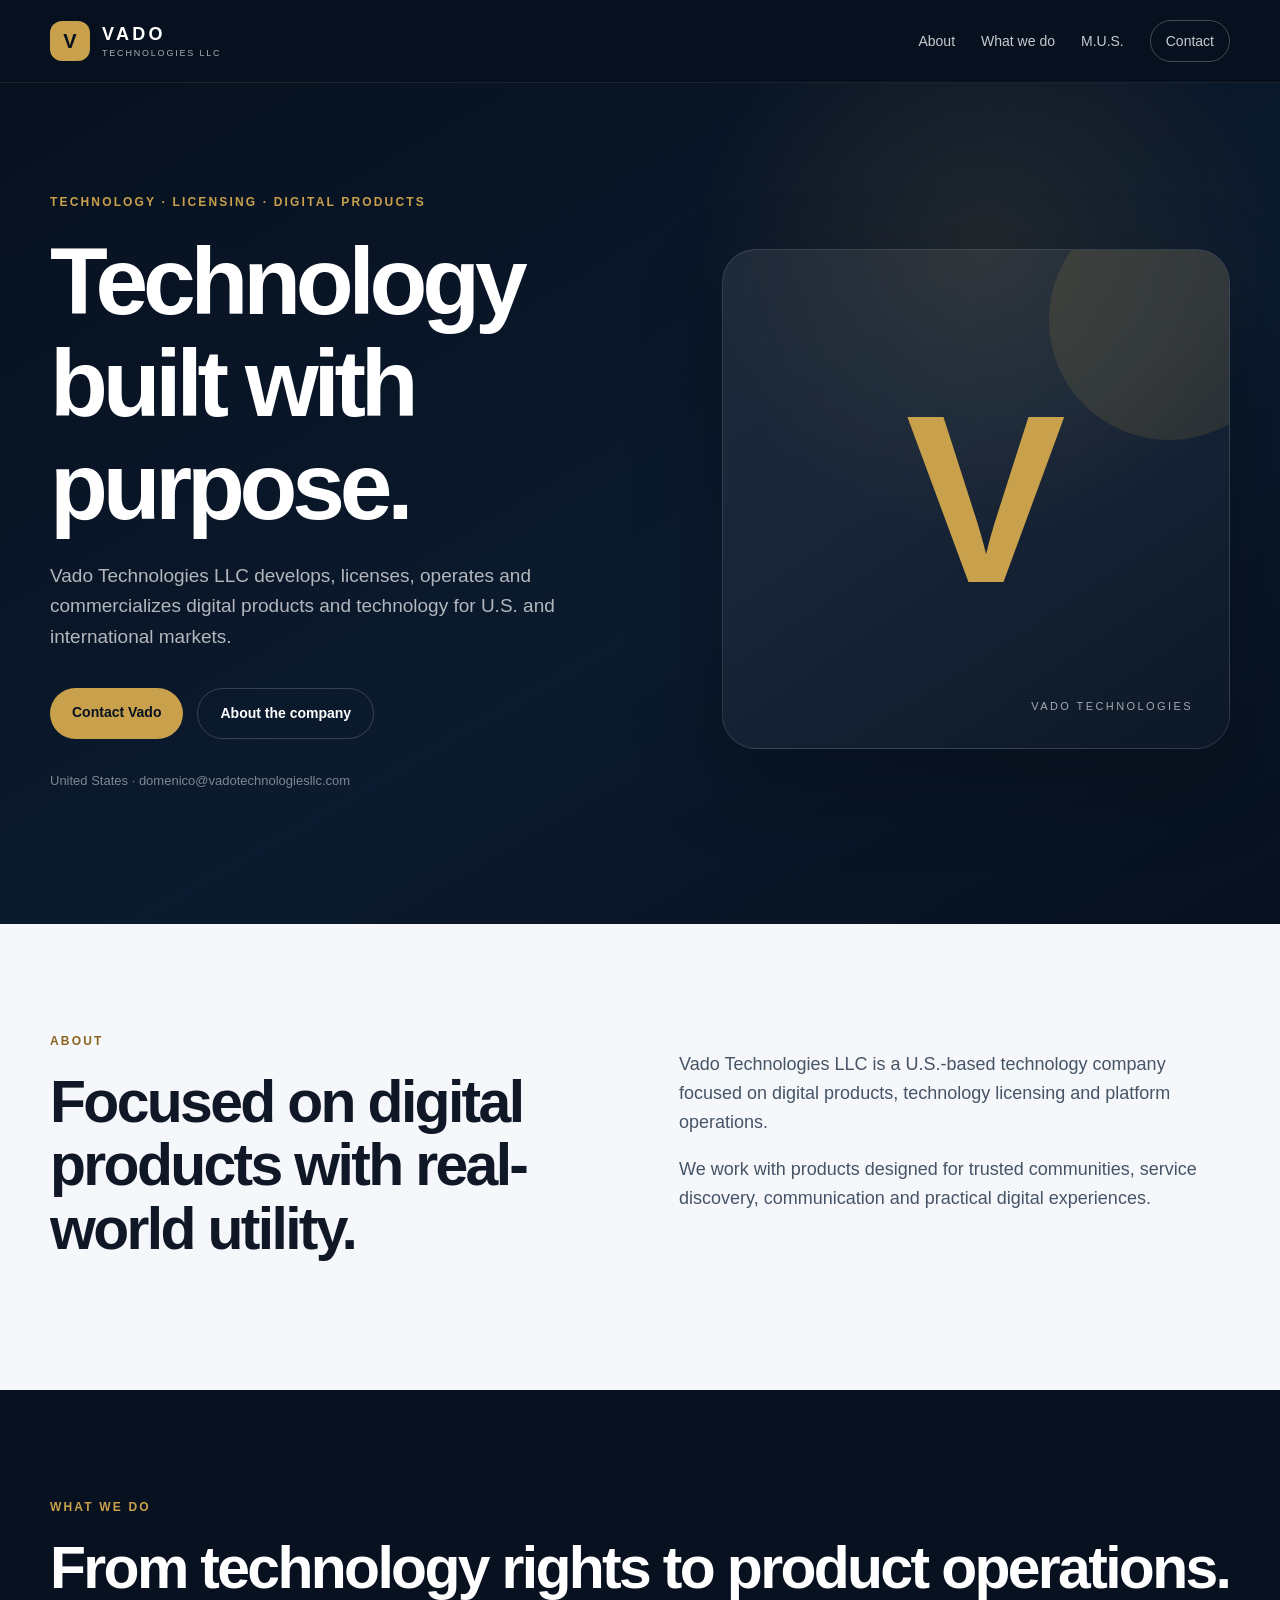
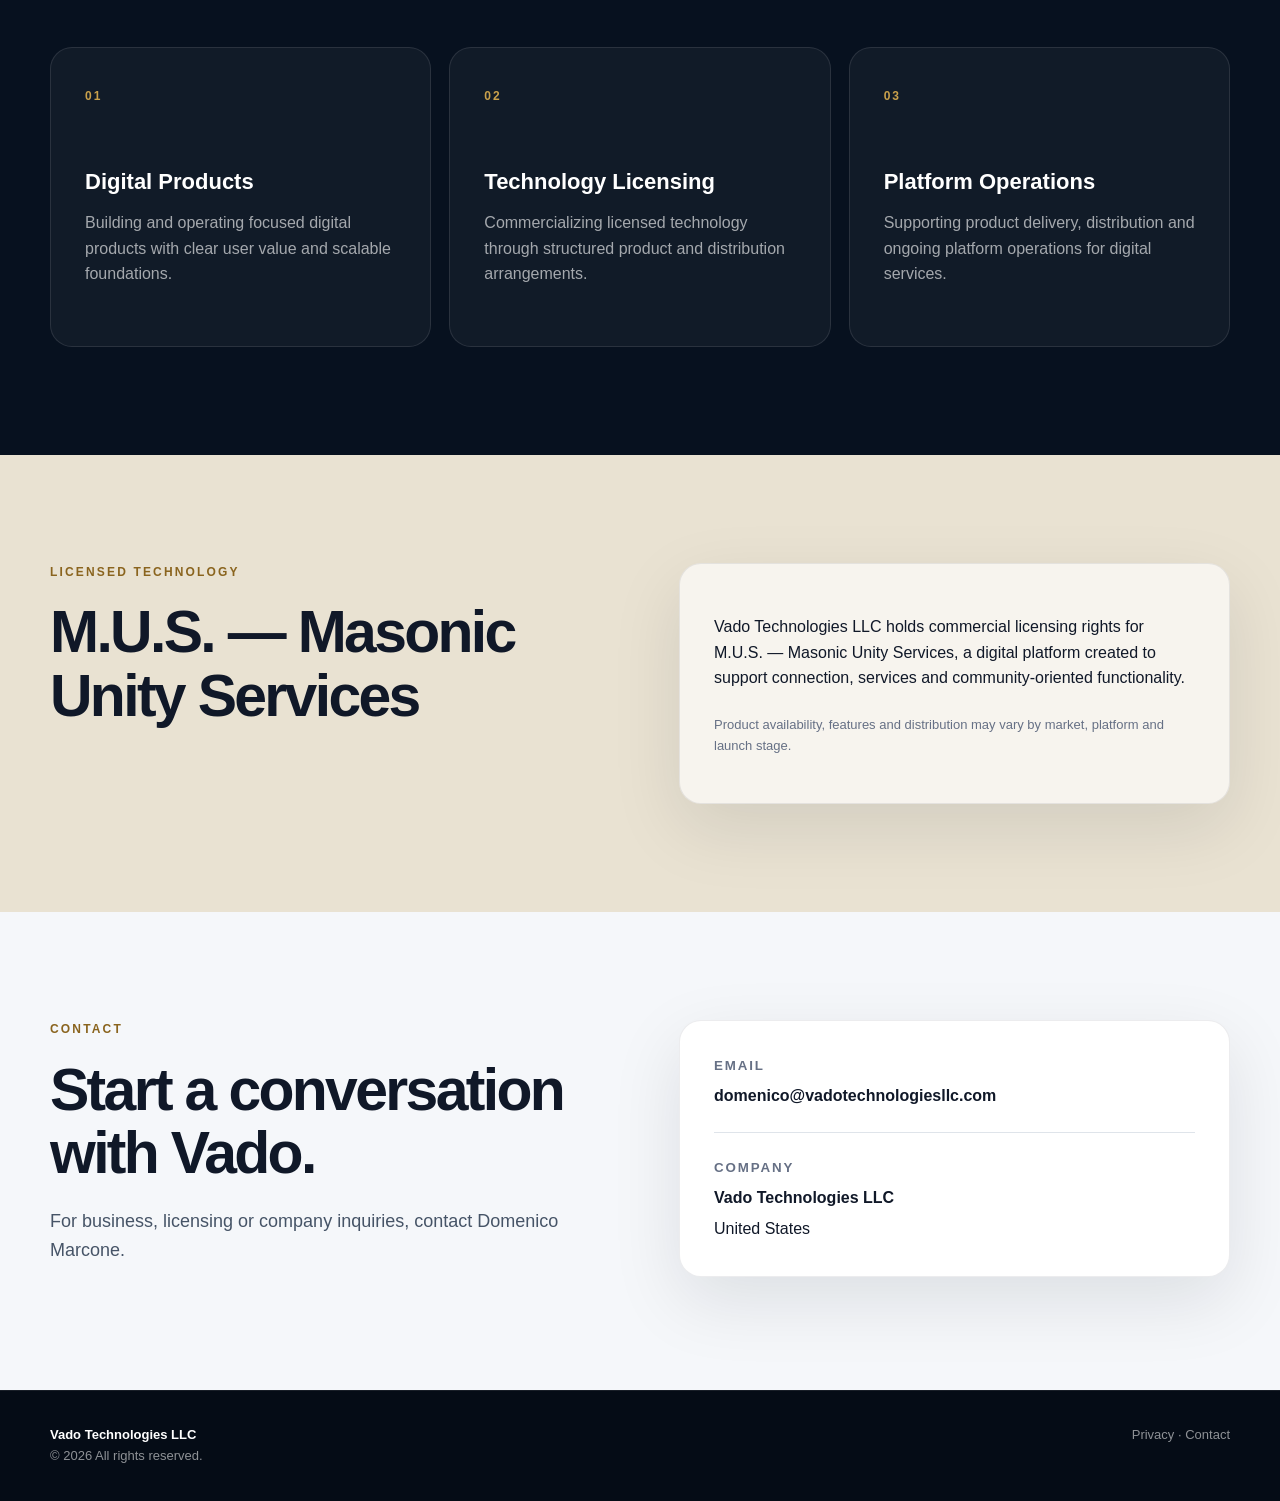
<file: index.html>
<!doctype html>
<html lang="en">
<head>
  <meta charset="utf-8">
  <meta name="viewport" content="width=device-width, initial-scale=1">
  <meta name="description" content="Vado Technologies LLC develops, licenses, operates and commercializes digital technology and products.">
  <title>Vado Technologies LLC</title>
  <link rel="icon" href="favicon.svg" type="image/svg+xml">
  <link rel="stylesheet" href="styles.css">
</head>
<body>
<header class="header">
  <div class="wrap bar">
    <a class="brand" href="#top">
      <span class="mark">V</span>
      <span><strong>VADO</strong><small>TECHNOLOGIES LLC</small></span>
    </a>
    <button class="menu" aria-expanded="false" aria-controls="nav">Menu</button>
    <nav id="nav">
      <a href="#about">About</a>
      <a href="#services">What we do</a>
      <a href="#mus">M.U.S.</a>
      <a class="pill" href="#contact">Contact</a>
    </nav>
  </div>
</header>

<main id="top">
  <section class="hero">
    <div class="wrap hero-grid">
      <div>
        <p class="kicker">TECHNOLOGY · LICENSING · DIGITAL PRODUCTS</p>
        <h1>Technology built with purpose.</h1>
        <p class="lead">
          Vado Technologies LLC develops, licenses, operates and commercializes
          digital products and technology for U.S. and international markets.
        </p>
        <div class="actions">
          <a class="btn gold" href="#contact">Contact Vado</a>
          <a class="btn outline" href="#about">About the company</a>
        </div>
        <p class="meta">United States · <a href="mailto:domenico@vadotechnologiesllc.com">domenico@vadotechnologiesllc.com</a></p>
      </div>
      <div class="visual">
        <span class="big-v">V</span>
        <span class="visual-label">VADO TECHNOLOGIES</span>
      </div>
    </div>
  </section>

  <section class="section light" id="about">
    <div class="wrap split">
      <div>
        <p class="kicker dark-kicker">ABOUT</p>
        <h2>Focused on digital products with real-world utility.</h2>
      </div>
      <div class="copy">
        <p>
          Vado Technologies LLC is a U.S.-based technology company focused on
          digital products, technology licensing and platform operations.
        </p>
        <p>
          We work with products designed for trusted communities, service
          discovery, communication and practical digital experiences.
        </p>
      </div>
    </div>
  </section>

  <section class="section" id="services">
    <div class="wrap">
      <p class="kicker">WHAT WE DO</p>
      <h2>From technology rights to product operations.</h2>
      <div class="cards">
        <article class="card">
          <span>01</span>
          <h3>Digital Products</h3>
          <p>Building and operating focused digital products with clear user value and scalable foundations.</p>
        </article>
        <article class="card">
          <span>02</span>
          <h3>Technology Licensing</h3>
          <p>Commercializing licensed technology through structured product and distribution arrangements.</p>
        </article>
        <article class="card">
          <span>03</span>
          <h3>Platform Operations</h3>
          <p>Supporting product delivery, distribution and ongoing platform operations for digital services.</p>
        </article>
      </div>
    </div>
  </section>

  <section class="section accent" id="mus">
    <div class="wrap split">
      <div>
        <p class="kicker dark-kicker">LICENSED TECHNOLOGY</p>
        <h2>M.U.S. — Masonic Unity Services</h2>
      </div>
      <div class="panel">
        <p>
          Vado Technologies LLC holds commercial licensing rights for
          M.U.S. — Masonic Unity Services, a digital platform created to support
          connection, services and community-oriented functionality.
        </p>
        <p class="note">Product availability, features and distribution may vary by market, platform and launch stage.</p>
      </div>
    </div>
  </section>

  <section class="section light" id="contact">
    <div class="wrap split">
      <div>
        <p class="kicker dark-kicker">CONTACT</p>
        <h2>Start a conversation with Vado.</h2>
        <p class="copy">For business, licensing or company inquiries, contact Domenico Marcone.</p>
      </div>
      <div class="contact-card">
        <small>EMAIL</small>
        <a href="mailto:domenico@vadotechnologiesllc.com">domenico@vadotechnologiesllc.com</a>
        <hr>
        <small>COMPANY</small>
        <strong>Vado Technologies LLC</strong>
        <span>United States</span>
      </div>
    </div>
  </section>
</main>

<footer>
  <div class="wrap footer-grid">
    <div><strong>Vado Technologies LLC</strong><br><span>© <span id="year"></span> All rights reserved.</span></div>
    <div><a href="privacy.html">Privacy</a> · <a href="mailto:domenico@vadotechnologiesllc.com">Contact</a></div>
  </div>
</footer>
<script src="script.js"></script>
</body>
</html>
</file>
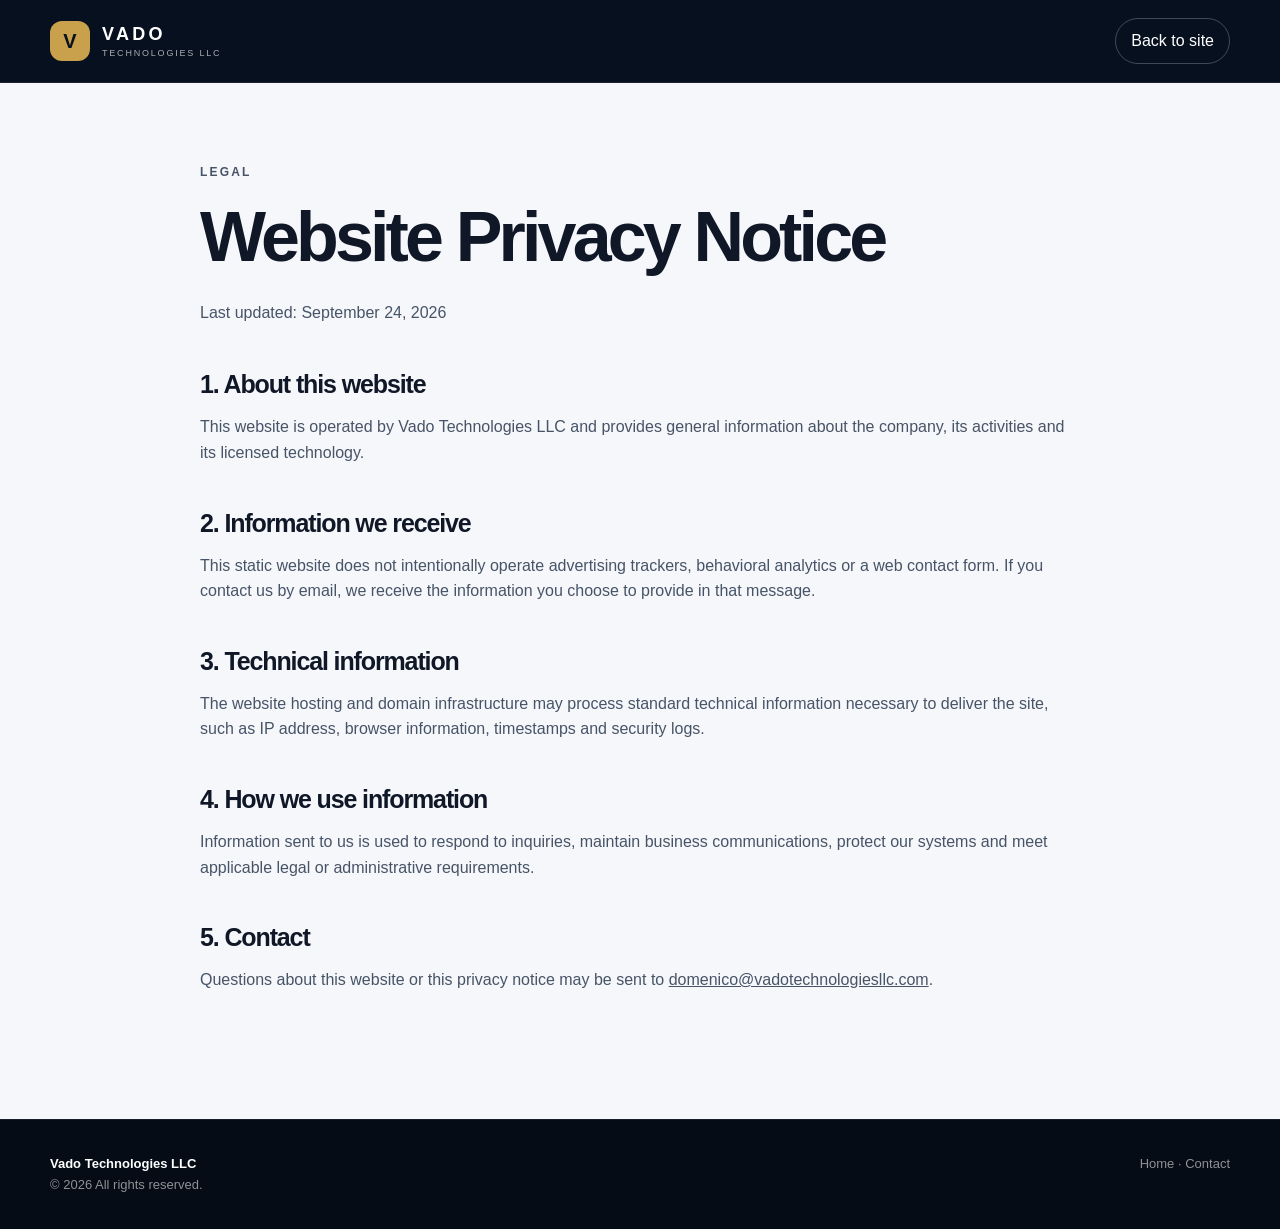
<file: privacy.html>
<!doctype html>
<html lang="en">
<head>
  <meta charset="utf-8">
  <meta name="viewport" content="width=device-width, initial-scale=1">
  <title>Privacy | Vado Technologies LLC</title>
  <link rel="icon" href="favicon.svg" type="image/svg+xml">
  <link rel="stylesheet" href="styles.css">
</head>
<body>
<header class="header">
  <div class="wrap bar">
    <a class="brand" href="index.html">
      <span class="mark">V</span>
      <span><strong>VADO</strong><small>TECHNOLOGIES LLC</small></span>
    </a>
    <a class="pill back" href="index.html">Back to site</a>
  </div>
</header>

<main class="legal">
  <article class="wrap legal-copy">
    <p class="kicker dark-kicker">LEGAL</p>
    <h1>Website Privacy Notice</h1>
    <p class="updated">Last updated: September 24, 2026</p>

    <h2>1. About this website</h2>
    <p>This website is operated by Vado Technologies LLC and provides general information about the company, its activities and its licensed technology.</p>

    <h2>2. Information we receive</h2>
    <p>This static website does not intentionally operate advertising trackers, behavioral analytics or a web contact form. If you contact us by email, we receive the information you choose to provide in that message.</p>

    <h2>3. Technical information</h2>
    <p>The website hosting and domain infrastructure may process standard technical information necessary to deliver the site, such as IP address, browser information, timestamps and security logs.</p>

    <h2>4. How we use information</h2>
    <p>Information sent to us is used to respond to inquiries, maintain business communications, protect our systems and meet applicable legal or administrative requirements.</p>

    <h2>5. Contact</h2>
    <p>Questions about this website or this privacy notice may be sent to <a href="mailto:domenico@vadotechnologiesllc.com">domenico@vadotechnologiesllc.com</a>.</p>
  </article>
</main>

<footer>
  <div class="wrap footer-grid">
    <div><strong>Vado Technologies LLC</strong><br><span>© <span id="year"></span> All rights reserved.</span></div>
    <div><a href="index.html">Home</a> · <a href="mailto:domenico@vadotechnologiesllc.com">Contact</a></div>
  </div>
</footer>
<script src="script.js"></script>
</body>
</html>
</file>
<file: styles.css>
:root{
  --navy:#07111f;--navy2:#0d1d33;--gold:#c9a04b;--paper:#f5f7fa;
  --ink:#101828;--muted:#667085;--white:#fff;--max:1180px
}
*{box-sizing:border-box}html{scroll-behavior:smooth}
body{margin:0;font-family:Inter,-apple-system,BlinkMacSystemFont,"Segoe UI",sans-serif;background:var(--navy);color:#fff;line-height:1.6}
a{color:inherit}.wrap{width:min(var(--max),calc(100% - 40px));margin:auto}
.header{position:sticky;top:0;z-index:10;background:rgba(7,17,31,.9);backdrop-filter:blur(18px);border-bottom:1px solid rgba(255,255,255,.08)}
.bar{min-height:82px;display:flex;align-items:center;justify-content:space-between;gap:24px}
.brand{display:flex;align-items:center;gap:12px;text-decoration:none}.mark{width:40px;height:40px;display:grid;place-items:center;background:var(--gold);color:var(--navy);border-radius:12px;font-weight:900;font-size:20px}
.brand>span:last-child{display:flex;flex-direction:column;line-height:1}.brand strong{letter-spacing:.18em;font-size:18px}.brand small{margin-top:6px;opacity:.65;letter-spacing:.2em;font-size:9px}
nav{display:flex;gap:26px;align-items:center}nav a{text-decoration:none;color:rgba(255,255,255,.78);font-size:14px}.pill{padding:9px 15px;border:1px solid rgba(255,255,255,.24);border-radius:999px;text-decoration:none}.menu{display:none;background:none;border:1px solid rgba(255,255,255,.18);color:#fff;padding:8px 12px;border-radius:999px}
.hero{padding:110px 0 120px;background:radial-gradient(circle at 77% 20%,rgba(201,160,75,.12),transparent 24%),linear-gradient(150deg,#07111f,#0b1a2e 58%,#07111f)}
.hero-grid{display:grid;grid-template-columns:1.08fr .92fr;gap:76px;align-items:center}.kicker{color:var(--gold);font-size:12px;font-weight:800;letter-spacing:.18em;margin:0 0 18px}.dark-kicker{color:#8a641e}
h1,h2,h3{line-height:1.08;margin-top:0}h1{font-size:clamp(52px,7.4vw,96px);letter-spacing:-.055em;margin-bottom:24px}h2{font-size:clamp(34px,4.6vw,60px);letter-spacing:-.045em;margin-bottom:22px}h3{font-size:22px;margin-bottom:14px}
.lead{font-size:19px;color:rgba(255,255,255,.69);max-width:700px}.actions{display:flex;gap:14px;flex-wrap:wrap;margin-top:36px}.btn{padding:13px 22px;border-radius:999px;text-decoration:none;font-weight:750;font-size:14px}.gold{background:var(--gold);color:var(--navy)}.outline{border:1px solid rgba(255,255,255,.18)}
.meta{margin-top:32px;color:rgba(255,255,255,.48);font-size:13px}.meta a{text-decoration:none}
.visual{min-height:500px;position:relative;border:1px solid rgba(255,255,255,.12);border-radius:34px;background:linear-gradient(145deg,rgba(255,255,255,.08),rgba(255,255,255,.02));overflow:hidden;box-shadow:0 32px 90px rgba(0,0,0,.24)}
.visual:before{content:"";position:absolute;width:240px;height:240px;border-radius:50%;background:rgba(201,160,75,.13);right:-60px;top:-50px}
.big-v{position:absolute;inset:0;display:grid;place-items:center;color:var(--gold);font-size:240px;font-weight:900;letter-spacing:-.08em}.visual-label{position:absolute;right:36px;bottom:32px;font-size:11px;letter-spacing:.22em;opacity:.62}
.section{padding:108px 0}.light{background:var(--paper);color:var(--ink)}.accent{background:#e9e2d2;color:var(--ink)}
.split{display:grid;grid-template-columns:1fr 1fr;gap:78px;align-items:start}.copy{color:#465467;font-size:18px}.cards{display:grid;grid-template-columns:repeat(3,1fr);gap:18px;margin-top:48px}.card{padding:34px;min-height:300px;border-radius:22px;background:rgba(255,255,255,.045);border:1px solid rgba(255,255,255,.1)}.card>span{display:inline-block;color:var(--gold);font-size:12px;font-weight:800;letter-spacing:.17em;margin-bottom:64px}.card p{color:rgba(255,255,255,.62)}
.panel,.contact-card{padding:34px;border-radius:22px;background:rgba(255,255,255,.62);border:1px solid rgba(16,24,40,.08);box-shadow:0 24px 70px rgba(7,17,31,.1)}.note{color:var(--muted);font-size:13px;margin-top:24px}
.contact-card{background:#fff;display:flex;flex-direction:column;gap:6px}.contact-card small{color:var(--muted);font-weight:800;letter-spacing:.14em}.contact-card a{color:var(--ink);font-weight:700;text-decoration:none;word-break:break-word}.contact-card hr{border:0;border-top:1px solid #dfe4ea;width:100%;margin:18px 0}
footer{padding:34px 0;background:#050c16;border-top:1px solid rgba(255,255,255,.08)}.footer-grid{display:flex;justify-content:space-between;gap:24px;color:rgba(255,255,255,.55);font-size:13px}.footer-grid strong{color:#fff}.footer-grid a{text-decoration:none}
.legal{background:var(--paper);color:var(--ink);min-height:calc(100vh - 160px);padding:80px 0 110px}.legal-copy{max-width:880px}.legal h1{color:var(--ink);font-size:clamp(44px,6vw,70px)}.legal h2{font-size:25px;margin-top:44px;margin-bottom:10px}.legal p{color:#475467}.updated{margin-bottom:46px}
@media(max-width:900px){.hero-grid,.split{grid-template-columns:1fr;gap:42px}.cards{grid-template-columns:1fr}.visual{min-height:380px}.big-v{font-size:185px}.menu{display:block}nav{position:absolute;top:82px;left:20px;right:20px;display:none;flex-direction:column;align-items:stretch;padding:18px;background:#0a1728;border:1px solid rgba(255,255,255,.1);border-radius:18px}nav.open{display:flex}.back{display:inline-flex}.card{min-height:auto}.card>span{margin-bottom:34px}}
@media(max-width:620px){.wrap{width:min(100% - 28px,var(--max))}.hero{padding:64px 0 78px}h1{font-size:50px}h2{font-size:36px}.section{padding:74px 0}.visual{min-height:300px}.big-v{font-size:145px}.footer-grid{flex-direction:column}}
</file>
